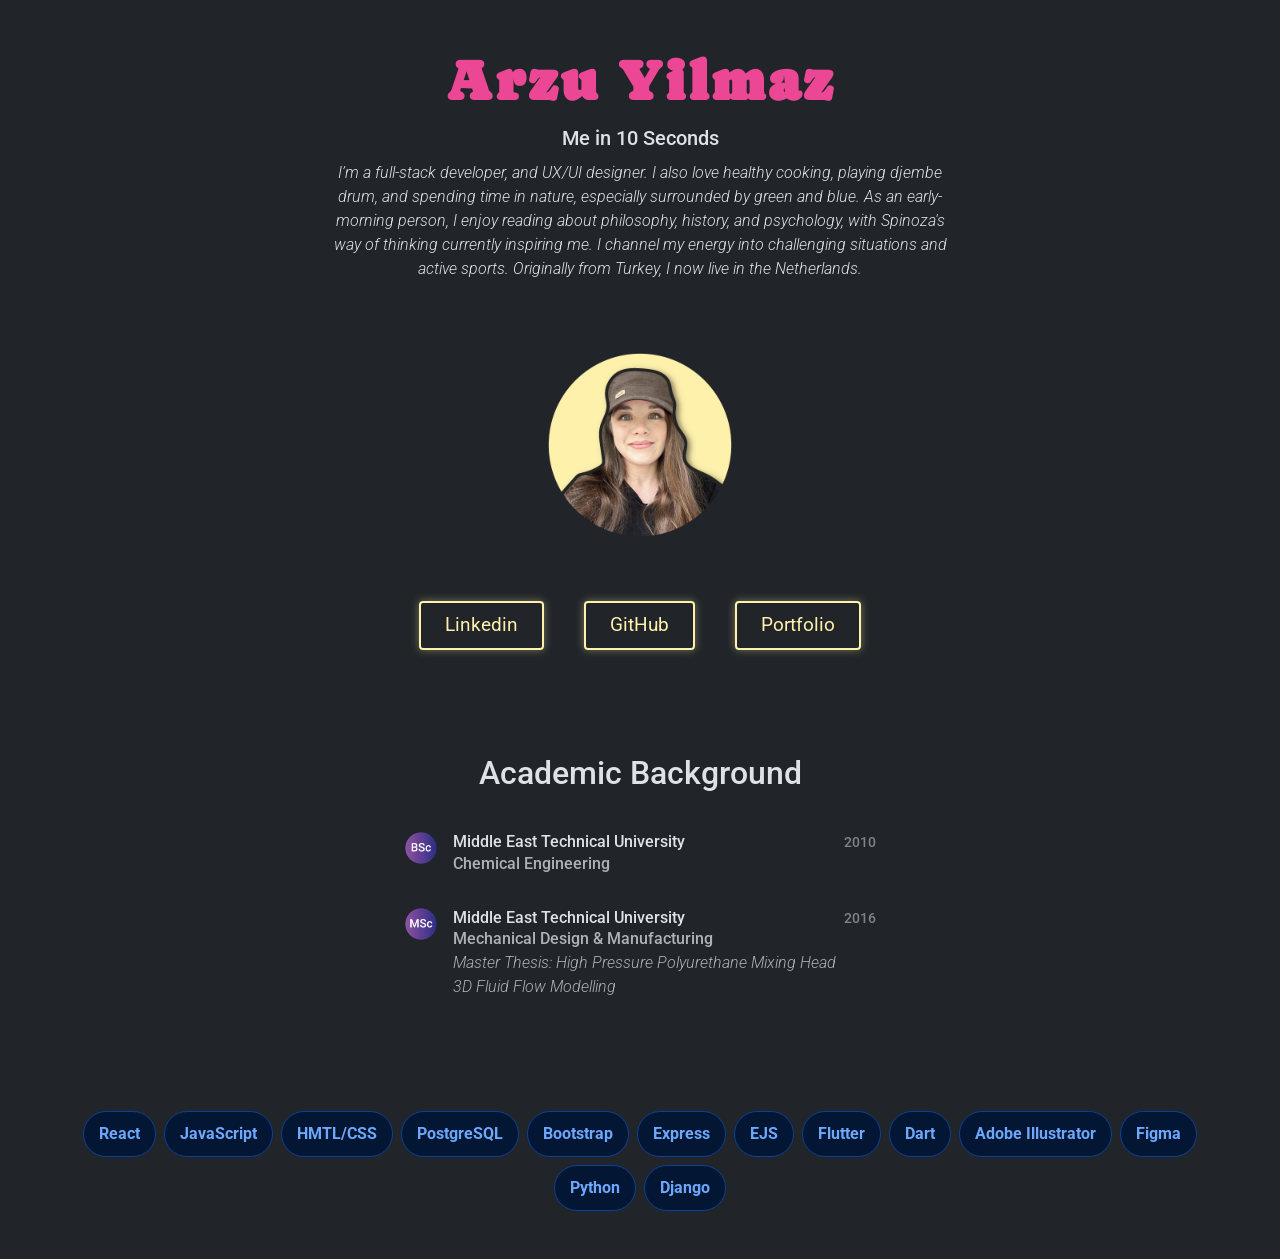
<file: index.html>
<html lang="en" data-bs-theme="dark">

<head>
  <meta charset="UTF-8">
  <meta http-equiv="X-UA-Compatible" content="IE=edge">
  <meta name="viewport" content="width=device-width, initial-scale=1.0">
  <title>Arzu Yilmaz Resume</title>
  <link href="https://cdn.jsdelivr.net/npm/bootstrap@5.3.3/dist/css/bootstrap.min.css" rel="stylesheet"
    integrity="sha384-QWTKZyjpPEjISv5WaRU9OFeRpok6YctnYmDr5pNlyT2bRjXh0JMhjY6hW+ALEwIH" crossorigin="anonymous">
  <link rel="stylesheet" href="./stylesheet.css">

  <link rel="preconnect" href="https://fonts.googleapis.com">
  <link rel="preconnect" href="https://fonts.gstatic.com" crossorigin>

  <link
    href="https://fonts.googleapis.com/css2?family=Caprasimo&family=League+Spartan:wght@100..900&family=Sanchez:ital@0;1&display=swap"
    rel="stylesheet">
  <link
    href="https://fonts.googleapis.com/css2?family=Anton&family=Roboto:ital,wght@0,100;0,300;0,400;0,500;0,700;0,900;1,100;1,300;1,400;1,500;1,700;1,900&display=swap"
    rel="stylesheet">
    <link href="https://fonts.googleapis.com/css2?family=Anton&display=swap" rel="stylesheet">

</head>

<body>

  
  <!-- Title -->
  <section id="title">

    <div class="px-4 pt-5 text-center">
      <h1 class="display-4 fw-bold caprasimo-regular custom-heading">Arzu Yilmaz</h1>
      <div class="col-lg-6 mx-auto">
        <p class="lead mb-2 roboto-medium">Me in 10 Seconds</p>
        <p class="roboto-light-italic">I’m a full-stack developer, and UX/UI designer. I also love healthy cooking,
          playing djembe drum, and spending time in nature, especially surrounded by green and blue.

          As an early-morning person, I enjoy reading about philosophy, history, and psychology, with Spinoza's way of
          thinking currently inspiring me. I channel my energy into challenging situations and active sports.

          Originally from Turkey, I now live in the Netherlands.</p>



      </div>
      <div class="container py-5">
        <img src="./Arzu_Profile.png" alt="arzu-profile" height="200" loading="lazy">
      </div>

      <div class="d-grid gap-4 d-sm-flex justify-content-sm-center mb-5">

        <a href="https://www.linkedin.com/in/arzu-y-b2473558/" class="btn btn-custom btn-lg px-4"
          target="_blank">Linkedin</a>
        <a href="https://github.com/thearzuyilmaz?tab=repositories" class="btn btn-custom btn-lg px-4"
          target="_blank">GitHub</a>
        <a href="https://app.box.com/s/trj4fvhe3k2shpq141yb090hq9ws2r95" class="btn btn-custom btn-lg px-4"
          target="_blank">Portfolio</a>


      </div>
    </div>

  </section>





  <!-- Academic -->
  <section id="academic-background">
    <div class="container pt-5">
      <h2 class="text-center roboto-medium pb-3">Academic Background</h2>
      <div class="d-flex flex-column flex-md-row pb-4 gap-4 pb-md-5 align-items-center justify-content-center">
        <div class="list-group">
          <div class="list-group-item d-flex gap-3 py-3">
            <img src="./Bsc.png" alt="Bsc" width="32" height="32" class="rounded-circle">
            <div class="d-flex gap-2 w-100 justify-content-between">
              <div>
                <h6 class="mb-0 roboto-medium">Middle East Technical University</h6>
                <p class="mb-0 opacity-75 roboto-medium">Chemical Engineering</p>
              </div>
              <small class="opacity-50 text-nowrap roboto-medium">2010</small>
            </div>
          </div>

          <div class="list-group-item d-flex gap-3 py-3">
            <img src="./Msc.png" alt="Msc" width="32" height="32" class="rounded-circle">
            <div class="d-flex gap-2 w-100 justify-content-between">
              <div>
                <h6 class="mb-0 roboto-medium">Middle East Technical University</h6>
                <p class="mb-0 opacity-75 roboto-medium">Mechanical Design & Manufacturing</p>

                <p class="mb-0 opacity-75 roboto-light-italic">Master Thesis: High Pressure Polyurethane Mixing Head
                  <br> 3D Fluid Flow Modelling
                </p>
              </div>
              <small class="opacity-50 text-nowrap roboto-medium">2016</small>
            </div>
          </div>

        </div>
      </div>
    </div>
  </section>


  <!-- Tech Stack -->
  <section id="tech-stack">

    <div class="container text-center">

      <div class="row justify-content-center pt-5 pb-5">


        <div class="d-flex flex-wrap gap-2 justify-content-center roboto-light">
          <span
            class="badge bg-primary-subtle border border-primary-subtle text-primary-emphasis rounded-pill">React</span>
          <span
            class="badge bg-primary-subtle border border-primary-subtle text-primary-emphasis rounded-pill">JavaScript</span>
          <span
            class="badge bg-primary-subtle border border-primary-subtle text-primary-emphasis rounded-pill">HMTL/CSS</span>
          <span
            class="badge bg-primary-subtle border border-primary-subtle text-primary-emphasis rounded-pill">PostgreSQL</span>
          <span
            class="badge bg-primary-subtle border border-primary-subtle text-primary-emphasis rounded-pill">Bootstrap</span>
          <span
            class="badge bg-primary-subtle border border-primary-subtle text-primary-emphasis rounded-pill">Express</span>

          <span
            class="badge bg-primary-subtle border border-primary-subtle text-primary-emphasis rounded-pill">EJS</span>
          <span
            class="badge bg-primary-subtle border border-primary-subtle text-primary-emphasis rounded-pill">Flutter</span>
          <span
            class="badge bg-primary-subtle border border-primary-subtle text-primary-emphasis rounded-pill">Dart</span>
          <span class="badge bg-primary-subtle border border-primary-subtle text-primary-emphasis rounded-pill">Adobe
            Illustrator</span>
          <span
            class="badge bg-primary-subtle border border-primary-subtle text-primary-emphasis rounded-pill">Figma</span>
          <span
            class="badge bg-primary-subtle border border-primary-subtle text-primary-emphasis rounded-pill">Python</span>
          <span
            class="badge bg-primary-subtle border border-primary-subtle text-primary-emphasis rounded-pill">Django</span>
        </div>
      </div>

    </div>

  </section>

  <!-- Experience

  <section id="experience">

    <div class="experience-album py-5 ">
      <div class="container">

        <h2 class="text-center roboto-medium pb-4">Work Experience</h2>
        
        <div class="row row-cols-1 row-cols-sm-2 row-cols-md-3 g-3">

          <div class="col">
            <div class="card shadow-sm">
              <div class="card-body">
                <h5 class="card-title">Planbu</h5>
                <p class="card-text">This is a wider card with supporting text below .</p>
                <div class="d-flex justify-content-between align-items-center">
                  <small class="text-body-secondary roboto-light">March - Now (part-time)</small>
                </div>
              </div>
            </div>
          </div>


          <div class="col">
            <div class="card shadow-sm">
              <div class="card-body">
                <h5 class="card-title">Turks in Tech</h5>
                <p class="card-text">This is a wider card with supporting text below .</p>
                <div class="d-flex justify-content-between align-items-center">
                  <small class="text-body-secondary roboto-light">October 2023 - Now (part-time)</small>
                </div>
              </div>
            </div>
          </div>

          <div class="col">
            <div class="card shadow-sm">
              <div class="card-body">
                <h5 class="card-title">Holosen</h5>
                <p class="card-text">This is a wider card with supporting text below .</p>
                <div class="d-flex justify-content-between align-items-center">
                  <small class="text-body-secondary roboto-light">2018 - 2024</small>
                </div>
              </div>
            </div>
          </div>


          <div class="col">
            <div class="card shadow-sm">
              <div class="card-body">
                <h5 class="card-title">BO-TEK</h5>
                <p class="card-text">This is a wider card with supporting text below .</p>
                <div class="d-flex justify-content-between align-items-center">
                  <small class="text-body-secondary roboto-light">2016 - 2021</small>
                </div>
              </div>
            </div>
          </div>

          <div class="col">
            <div class="card shadow-sm">
              <div class="card-body">
                <h5 class="card-title">Edelkrone</h5>
                <p class="card-text">This is a wider card with supporting text below .</p>
                <div class="d-flex justify-content-between align-items-center">
                  <small class="text-body-secondary roboto-light">2013 - 2015</small>
                </div>
              </div>
            </div>
          </div>


          <div class="col">
            <div class="card shadow-sm">
              <div class="card-body">
                <h5 class="card-title">BO-TEK</h5>
                <p class="card-text">This is a wider card with supporting text below .</p>
                <div class="d-flex justify-content-between align-items-center">
                  <small class="text-body-secondary roboto-light">2011 - 2013</small>
                </div>
              </div>
            </div>
          </div>
  
          <div class="col">
            <div class="card shadow-sm">
              <div class="card-body">
                <h5 class="card-title">YILMADEN</h5>
                <p class="card-text">This is a wider card with supporting text below .</p>
                <div class="d-flex justify-content-between align-items-center">
                  <small class="text-body-secondary roboto-light">2010 - 2011</small>
                </div>
              </div>
            </div>
          </div>


          <div class="col">
            <div class="card shadow-sm">
              <div class="card-body">
                <h5 class="card-title">FSA</h5>
                <p class="card-text">This is a wider card with supporting text below .</p>
                <div class="d-flex justify-content-between align-items-center">
                  <small class="text-body-secondary roboto-light">2008 - 2010</small>
                </div>
              </div>
            </div>
          </div>

          <div class="col">
            <div class="card shadow-sm">
              <div class="card-body">
                <h5 class="card-title">Internships</h5>
                <p class="card-text">This is a wider card with supporting text below .</p>
                <div class="d-flex justify-content-between align-items-center">
                  <small class="text-body-secondary roboto-light">2009 -2010</small>
                </div>
              </div>
            </div>
          </div>



        </div>
      </div>
    </div>




  </section> -->

</body>

</html>
</file>
<file: stylesheet.css>
.anton-regular {
  font-family: "Anton", sans-serif;
  font-weight: 400;
  font-style: normal;
  letter-spacing: 3px;
}

.caprasimo-regular {
  font-family: "Caprasimo", serif;
  font-weight: 400;
  font-style: normal;
  letter-spacing: 2px;
}

.roboto-light {
  font-family: "Roboto", sans-serif;
  font-weight: 300;
  font-style: normal;
}

.roboto-medium {
  font-family: "Roboto", sans-serif;
  font-weight: 500;
  font-style: normal;
}

h4 {
  margin: 0;
}

/* Custom heading style for "Arzu Yilmaz" */
.custom-heading {
  color: #ec4794;
  letter-spacing: 3px;
  text-align: center;
}

.roboto-light-italic {
  font-family: "Roboto", system-ui;
  font-weight: 300;
  font-style: italic;
}

.list-group-item {
  border: none;
}

h6 {
  margin: 0;
}

.badge {
  padding: 10px 15px; /* Adjust padding to increase height */
  line-height: 1.5; /* Adjust line height to further control vertical space */
  font-size: 1rem; /* You can also adjust the font size if necessary */
}

.anton-regular {
  font-family: "Anton", sans-serif;
  font-weight: 400;
  font-style: normal;
  letter-spacing: 3px;
}

.roboto-light {
  font-family: "Roboto", sans-serif;
  font-weight: 300;
  font-style: normal;
}

.roboto-medium {
  font-family: "Roboto", sans-serif;
  font-weight: 500;
  font-style: normal;
}

h4 {
  margin: 0;
}

.roboto-light-italic {
  font-family: "Roboto", system-ui;
  font-weight: 300;
  font-style: italic;
}

.list-group-item {
  border: none;
}

h6 {
  margin: 0;
}

.badge {
  padding: 10px 15px; /* Adjust padding to increase height */
  line-height: 1.5; /* Adjust line height to further control vertical space */
  font-size: 1rem; /* You can also adjust the font size if necessary */
}

/* Button style */
.btn-custom {
  font-family: "Roboto", sans-serif;
  margin: 0.5rem;
  font-size: 1.2rem;
  background: none;
  border: 2px solid #fdf1ab; /* Yellow border */
  color: #fdf1ab; /* Yellow text */
  padding: 0.5rem 1.2rem;
  border-radius: 4px;
  cursor: pointer;
  transition: transform 0.2s ease, background-color 0.2s ease,
    box-shadow 0.2s ease, color 0.2s ease;
  box-shadow: 0 0 8px rgba(253, 241, 171, 0.4);
  display: inline-block;
}

/* Hover effect */
.btn-custom:hover {
  background: #fdf1ab; /* Yellow background */
  color: #3f3b00; /* Dark text for contrast */
  transform: scale(1.05);
  box-shadow: 0 0 15px rgba(253, 241, 171, 0.8);
}

/* Active state */
.btn-custom:active {
  transform: scale(0.98);
  box-shadow: 0 4px 8px rgba(0, 0, 0, 0.3);
  background-color: #d2c482; /* Slightly darker yellow */
  color: #3f3b00; /* Consistent text color */
}

/* Parent container for spacing control */
.button-container {
  display: flex;
  gap: 1rem;
  justify-content: center; /* Center align the buttons */
}
</file>
